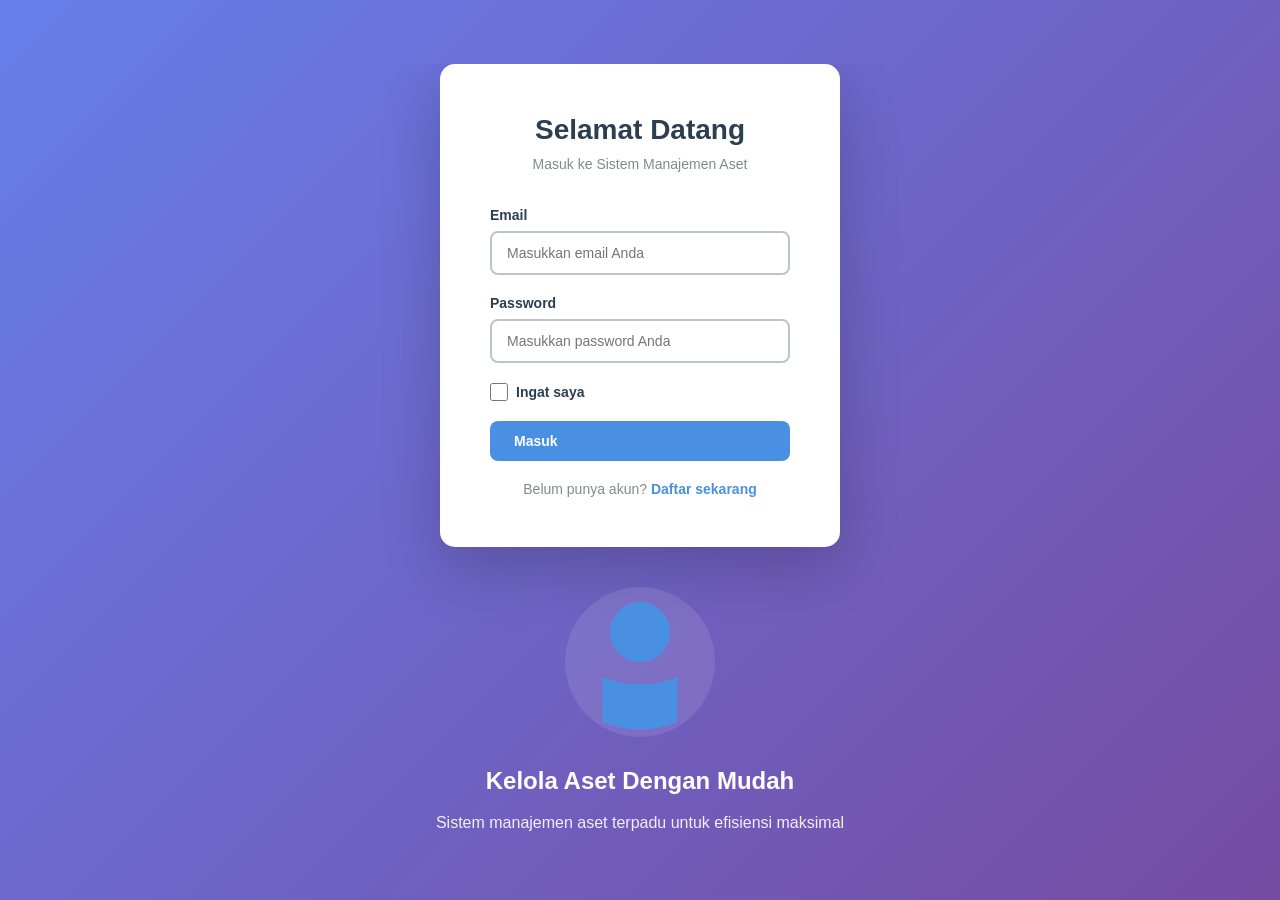
<file: index.html>
<!DOCTYPE html>
<html lang="id">
<head>
    <meta charset="UTF-8">
    <meta name="viewport" content="width=device-width, initial-scale=1.0">
    <title>Login - Sistem Manajemen Aset</title>
    <link rel="stylesheet" href="style.css">
</head>
<body>
    <div class="container">
        <div class="main-content">
            <div class="form-container login-container">
                <div class="form-header">
                    <h1>Selamat Datang</h1>
                    <p>Masuk ke Sistem Manajemen Aset</p>
                </div>

                <form id="loginForm" class="form">
                    <div class="form-group">
                        <label for="loginEmail">Email</label>
                        <input 
                            type="email" 
                            id="loginEmail" 
                            name="email" 
                            placeholder="Masukkan email Anda" 
                            required
                        >
                    </div>

                    <div class="form-group">
                        <label for="loginPassword">Password</label>
                        <input 
                            type="password" 
                            id="loginPassword" 
                            name="password" 
                            placeholder="Masukkan password Anda" 
                            required
                        >
                    </div>

                    <div class="form-group checkbox">
                        <input type="checkbox" id="rememberMe" name="rememberMe">
                        <label for="rememberMe">Ingat saya</label>
                    </div>

                    <button type="submit" class="btn btn-primary btn-login">Masuk</button>
                </form>

                <div class="form-footer">
                    <p>Belum punya akun? <a href="register.html" class="link">Daftar sekarang</a></p>
                </div>

                <div id="loginAlert" class="alert alert-danger" style="display: none;"></div>
            </div>

            <div class="illustration-container">
                <div class="illustration">
                    <div class="icon-large">
                        <svg viewBox="0 0 200 200" xmlns="http://www.w3.org/2000/svg">
                            <circle cx="100" cy="60" r="40" fill="#4a90e2"/>
                            <path d="M 50 120 Q 100 140 150 120 L 150 180 Q 100 200 50 180 Z" fill="#4a90e2"/>
                        </svg>
                    </div>
                    <h2>Kelola Aset Dengan Mudah</h2>
                    <p>Sistem manajemen aset terpadu untuk efisiensi maksimal</p>
                </div>
            </div>
        </div>
    </div>

    <script src="script.js"></script>
    <script>
        // Initialize demo data jika belum ada
        function initializeDemoData() {
            let users = JSON.parse(localStorage.getItem('users')) || [];
            
            // Jika belum ada users, buat data demo
            if (users.length === 0) {
                users = [
                    {
                        id: 1,
                        name: 'Admin User',
                        email: 'admin@example.com',
                        password: 'admin123',
                        role: 'admin',
                        createdAt: new Date().toISOString()
                    },
                    {
                        id: 2,
                        name: 'Regular User',
                        email: 'user@example.com',
                        password: 'user123',
                        role: 'user',
                        createdAt: new Date().toISOString()
                    }
                ];
                localStorage.setItem('users', JSON.stringify(users));
                console.log('Demo users created:', users);
            }

            // Initialize assets
            const assets = JSON.parse(localStorage.getItem('assets')) || [];
            if (assets.length === 0) {
                const demoAssets = [
                    {
                        id: 1,
                        name: 'Laptop Dell',
                        kategori: 'aset',
                        jumlah: 5,
                        jumlahDipinjam: 0,
                        kondisi: 'Baik',
                        lokasi: 'Ruang IT',
                        status: 'Tersedia',
                        peminjam: null,
                        tanggalPinjam: null,
                        tanggalKembali: null
                    },
                    {
                        id: 2,
                        name: 'Printer HP',
                        kategori: 'aset',
                        jumlah: 3,
                        jumlahDipinjam: 0,
                        kondisi: 'Baik',
                        lokasi: 'Ruang Administrasi',
                        status: 'Tersedia',
                        peminjam: null,
                        tanggalPinjam: null,
                        tanggalKembali: null
                    },
                    {
                        id: 3,
                        name: 'Proyektor',
                        kategori: 'aset',
                        jumlah: 2,
                        jumlahDipinjam: 0,
                        kondisi: 'Baik',
                        lokasi: 'Ruang Meeting',
                        status: 'Tersedia',
                        peminjam: null,
                        tanggalPinjam: null,
                        tanggalKembali: null
                    },
                    {
                        id: 4,
                        name: 'Sound System',
                        kategori: 'aset',
                        jumlah: 4,
                        jumlahDipinjam: 0,
                        kondisi: 'Sangat Baik',
                        lokasi: 'Gudang',
                        status: 'Tersedia',
                        peminjam: null,
                        tanggalPinjam: null,
                        tanggalKembali: null
                    },
                    {
                        id: 5,
                        name: 'Meja Kerja',
                        kategori: 'alat',
                        jumlah: 10,
                        jumlahDipinjam: 0,
                        kondisi: 'Baik',
                        lokasi: 'Ruang Kerja',
                        status: 'Tersedia',
                        peminjam: null,
                        tanggalPinjam: null,
                        tanggalKembali: null
                    },
                    {
                        id: 6,
                        name: 'Kursi Kantor',
                        kategori: 'alat',
                        jumlah: 15,
                        jumlahDipinjam: 0,
                        kondisi: 'Baik',
                        lokasi: 'Ruang Kerja',
                        status: 'Tersedia',
                        peminjam: null,
                        tanggalPinjam: null,
                        tanggalKembali: null
                    },
                    {
                        id: 7,
                        name: 'Pulpen Hitam',
                        kategori: 'atk',
                        jumlah: 50,
                        jumlahDipinjam: 0,
                        kondisi: 'Baik',
                        lokasi: 'Gudang ATK',
                        status: 'Tersedia',
                        peminjam: null,
                        tanggalPinjam: null,
                        tanggalKembali: null
                    },
                    {
                        id: 8,
                        name: 'Kertas A4',
                        kategori: 'atk',
                        jumlah: 100,
                        jumlahDipinjam: 0,
                        kondisi: 'Baik',
                        lokasi: 'Gudang ATK',
                        status: 'Tersedia',
                        peminjam: null,
                        tanggalPinjam: null,
                        tanggalKembali: null
                    },
                    {
                        id: 9,
                        name: 'Stapler',
                        kategori: 'atk',
                        jumlah: 8,
                        jumlahDipinjam: 0,
                        kondisi: 'Baik',
                        lokasi: 'Gudang ATK',
                        status: 'Tersedia',
                        peminjam: null,
                        tanggalPinjam: null,
                        tanggalKembali: null
                    }
                ];
                localStorage.setItem('assets', JSON.stringify(demoAssets));
                console.log('Demo assets created:', demoAssets);

                // Initialize borrow requests
                const demoBorrowRequests = [];
                localStorage.setItem('borrowRequests', JSON.stringify(demoBorrowRequests));
                console.log('Demo borrow requests initialized:', demoBorrowRequests);
            }
        }

        // Handle login form
        document.getElementById('loginForm').addEventListener('submit', function(e) {
            e.preventDefault();
            
            const email = document.getElementById('loginEmail').value.trim();
            const password = document.getElementById('loginPassword').value.trim();
            const alertDiv = document.getElementById('loginAlert');

            console.log('Login attempt:', { email, password });

            // Get users from localStorage
            const users = JSON.parse(localStorage.getItem('users')) || [];
            console.log('Available users:', users);
            
            const user = users.find(u => u.email === email && u.password === password);

            if (user) {
                console.log('Login successful:', user);
                // Login successful
                localStorage.setItem('currentUser', JSON.stringify(user));
                
                // Redirect berdasarkan role
                if (user.role === 'admin') {
                    window.location.href = 'dashboard-admin.html';
                } else {
                    window.location.href = 'dashboard-user.html';
                }
            } else {
                console.log('Login failed - user not found');
                // Login failed
                alertDiv.style.display = 'block';
                alertDiv.textContent = 'Email atau password salah!';
                document.getElementById('loginPassword').value = '';
            }
        });

        // Initialize on page load
        window.addEventListener('load', function() {
            console.log('Login page loaded - initializing demo data');
            initializeDemoData();

            // Check if user already logged in
            const currentUser = localStorage.getItem('currentUser');
            if (currentUser) {
                const user = JSON.parse(currentUser);
                console.log('User already logged in:', user);
                if (user.role === 'admin') {
                    window.location.href = 'dashboard-admin.html';
                } else {
                    window.location.href = 'dashboard-user.html';
                }
            }
        });

        // Debug: tampilkan data saat page load
        console.log('Index.html loaded');
    </script>
</body>
</html>
</file>
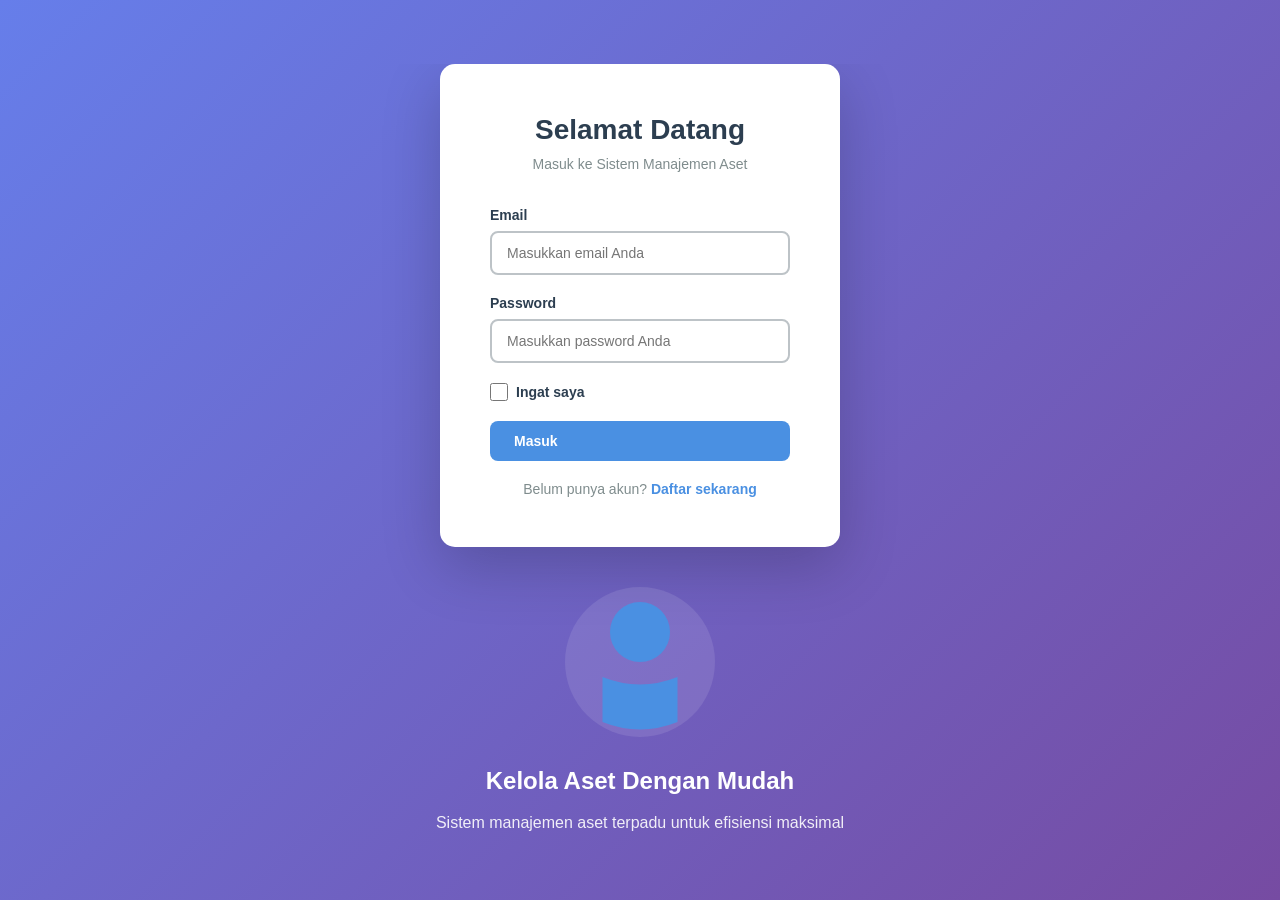
<file: dashboard-user.html>
<!DOCTYPE html>
<html lang="id">
<head>
    <meta charset="UTF-8">
    <meta name="viewport" content="width=device-width, initial-scale=1.0">
    <title>Dashboard - Sistem Manajemen Aset</title>
    <link rel="stylesheet" href="https://cdnjs.cloudflare.com/ajax/libs/font-awesome/6.0.0/css/all.min.css">
    <link rel="stylesheet" href="style.css">
</head>
<body>
    <div class="dashboard-layout">
        <!-- Sidebar -->
        <aside class="sidebar">
            <div class="sidebar-header">
                <div class="logo">
                    <span class="logo-icon">📦</span>
                    <span class="logo-text">AssetHub</span>
                </div>
            </div>

            <nav class="sidebar-nav">
                <a href="#dashboard" class="nav-item active" data-section="dashboard">
                    <span class="nav-icon">📊</span>
                    <span class="nav-text">Dashboard</span>
                </a>
                <a href="#aset" class="nav-item" data-section="aset">
                    <span class="nav-icon">💼</span>
                    <span class="nav-text">Peminjaman Aset</span>
                </a>
                <a href="#peminjaman" class="nav-item" data-section="peminjaman">
                    <span class="nav-icon">📋</span>
                    <span class="nav-text">Riwayat Peminjaman</span>
                </a>
                <a href="#profil" class="nav-item" data-section="profil">
                    <span class="nav-icon">👤</span>
                    <span class="nav-text">Profil</span>
                </a>
            </nav>

            <div class="sidebar-footer">
                <button id="logoutBtn" class="btn btn-logout">
                    <span>🚪</span> Keluar
                </button>
            </div>
        </aside>

        <!-- Main Content -->
        <main class="main-content">
            <!-- Top Bar -->
            <div class="topbar">
                <div class="topbar-left">
                    <h1 id="pageTitle">Dashboard</h1>
                </div>
                <div class="topbar-right">
                    <div class="user-info">
                        <span id="userName" class="user-name">User</span>
                        <span class="user-role">User Biasa</span>
                    </div>
                </div>
            </div>

            <!-- Content Area -->
            <div class="content-area">
                <!-- Dashboard Section -->
                <section id="dashboard-section" class="section active">
                    <div class="dashboard-cards">
                        <div class="card stat-card">
                            <div class="card-content">
                                <div class="stat-value">5</div>
                                <div class="stat-label">Total Aset</div>
                            </div>
                            <div class="stat-icon">📦</div>
                        </div>
                        <div class="card stat-card">
                            <div class="card-content">
                                <div class="stat-value" id="availableCount">5</div>
                                <div class="stat-label">Aset Tersedia</div>
                            </div>
                            <div class="stat-icon">✅</div>
                        </div>
                        <div class="card stat-card">
                            <div class="card-content">
                                <div class="stat-value" id="borrowedCount">0</div>
                                <div class="stat-label">Aset Dipinjam</div>
                            </div>
                            <div class="stat-icon">🎯</div>
                        </div>
                        <div class="card stat-card">
                            <div class="card-content">
                                <div class="stat-value" id="pendingRequests">0</div>
                                <div class="stat-label">Permintaan Pending</div>
                            </div>
                            <div class="stat-icon">⏳</div>
                        </div>
                    </div>

                    <div class="card">
                        <div class="card-header">
                            <h2>Aset Tersedia</h2>
                        </div>
                        <div class="card-body">
                            <table class="table">
                                <thead>
                                    <tr>
                                        <th>Nama Aset</th>
                                        <th>Kategori</th>
                                        <th>Jumlah Total</th>
                                        <th>Jumlah Tersedia</th>
                                        <th>Kondisi</th>
                                        <th>Lokasi</th>
                                        <th>Status</th>
                                    </tr>
                                </thead>
                                <tbody id="availableAssetsTable">
                                </tbody>
                            </table>
                        </div>
                    </div>
                </section>

                <!-- Aset Section -->
                <section id="aset-section" class="section">
                    <div class="card">
                        <div class="card-header">
                            <h2>Peminjaman Aset</h2>
                        </div>
                        <div class="card-body">
                            <div class="table-filters">
                                <input 
                                    type="text" 
                                    id="searchAsset" 
                                    class="search-input" 
                                    placeholder="Cari aset..."
                                >
                                <select id="filterKategori" class="filter-select">
                                    <option value="">Semua Kategori</option>
                                </select>
                                <select id="filterStatus" class="filter-select">
                                    <option value="">Semua Status</option>
                                    <option value="Tersedia">Tersedia</option>
                                    <option value="Dipinjam">Dipinjam</option>
                                </select>
                            </div>
                            <table class="table">
                                <thead>
                                    <tr>
                                        <th>Nama Aset</th>
                                        <th>Kategori</th>
                                        <th>Jumlah Total</th>
                                        <th>Jumlah Tersedia</th>
                                        <th>Kondisi</th>
                                        <th>Lokasi</th>
                                        <th>Status</th>
                                        <th>Aksi</th>
                                    </tr>
                                </thead>
                                <tbody id="allAssetsTable">
                                </tbody>
                            </table>
                        </div>
                    </div>
                </section>

                <!-- Peminjaman Section -->
                <section id="peminjaman-section" class="section">
                    <div class="card">
                        <div class="card-header">
                            <h2>Riwayat Peminjaman</h2>
                        </div>
                        <div class="card-body">
                            <table class="table">
                                <thead>
                                    <tr>
                                        <th>Nama Aset</th>
                                        <th>Jumlah</th>
                                        <th>Tanggal Pinjam</th>
                                        <th>Tanggal Kembali</th>
                                        <th>Status</th>
                                        <th>Aksi</th>
                                    </tr>
                                </thead>
                                <tbody id="borrowTable">
                                </tbody>
                            </table>
                        </div>
                    </div>
                </section>

                <!-- Profil Section -->
                <section id="profil-section" class="section">
                    <div class="card">
                        <div class="card-header">
                            <h2>Profil Saya</h2>
                            <button class="btn btn-primary" onclick="enableProfileEdit()">Edit Profil</button>
                        </div>
                        <div class="card-body">
                            <form id="profileForm" class="profile-form">
                                <div class="form-group">
                                    <label for="profileName">Nama Lengkap</label>
                                    <input type="text" id="profileName" class="form-control" readonly>
                                </div>
                                <div class="form-group">
                                    <label for="profileEmail">Email</label>
                                    <input type="email" id="profileEmail" class="form-control" readonly>
                                </div>
                                <!-- <div class="form-group">
                                    <label for="profileRole">Role</label>
                                    <input type="text" id="profileRole" class="form-control" readonly>
                                </div> -->
                                <div class="form-group">
                                    <label for="profileJoinDate">Tanggal Bergabung</label>
                                    <input type="text" id="profileJoinDate" class="form-control" readonly>
                                </div>
                                <div id="profileButtons" style="display: none; margin-top: 20px;">
                                    <button type="button" class="btn btn-success" onclick="saveProfile()">Simpan</button>
                                    <button type="button" class="btn btn-secondary" onclick="cancelProfileEdit()">Batal</button>
                                </div>
                            </form>
                        </div>
                    </div>
                </section>
            </div>
        </main>
    </div>

    <!-- Modal Peminjaman -->
    <div id="borrowModal" class="modal">
        <div class="modal-content">
            <span class="modal-close">&times;</span>
            <h2>Pinjam Aset</h2>
            <form id="borrowForm">
                <input type="hidden" id="borrowAssetId">
                <div class="form-group">
                    <label for="borrowAssetName">Nama Aset</label>
                    <input type="text" id="borrowAssetName" class="form-control" readonly>
                </div>
                <div class="form-group">
                    <label for="borrowAvailableCount">Jumlah Tersedia</label>
                    <input type="text" id="borrowAvailableCount" class="form-control" readonly>
                </div>
                <div class="form-group">
                    <label for="borrowQuantity">Jumlah yang Dipinjam</label>
                    <input type="number" id="borrowQuantity" class="form-control" min="1" required>
                </div>
                <div class="form-group">
                    <label for="borrowReturnDate">Tanggal Pengembalian</label>
                    <input type="date" id="borrowReturnDate" class="form-control" required>
                </div>
                <div class="form-group">
                    <label for="borrowNotes">Catatan</label>
                    <textarea id="borrowNotes" class="form-control" rows="4" placeholder="Catatan peminjaman..."></textarea>
                </div>
                <div class="modal-buttons">
                    <button type="submit" class="btn btn-primary">Pinjam</button>
                    <button type="button" class="btn btn-secondary" onclick="closeBorrowModal()">Batal</button>
                </div>
            </form>
        </div>
    </div>

    <!-- Modal Bon ATK -->
    <div id="bonModal" class="modal">
        <div class="modal-content">
            <span class="modal-close">&times;</span>
            <h2>Bon ATK</h2>
            <form id="bonForm">
                <input type="hidden" id="bonAssetId">
                <div class="form-group">
                    <label for="bonAssetName">Nama ATK</label>
                    <input type="text" id="bonAssetName" class="form-control" readonly>
                </div>
                <div class="form-group">
                    <label for="bonAvailableCount">Jumlah Tersedia</label>
                    <input type="text" id="bonAvailableCount" class="form-control" readonly>
                </div>
                <div class="form-group">
                    <label for="bonQuantity">Jumlah yang Dibon</label>
                    <input type="number" id="bonQuantity" class="form-control" min="1" required>
                </div>
                <div class="form-group">
                    <label for="bonNotes">Catatan</label>
                    <textarea id="bonNotes" class="form-control" rows="4" placeholder="Catatan bon ATK..."></textarea>
                </div>
                <div class="modal-buttons">
                    <button type="submit" class="btn btn-warning">Bon</button>
                    <button type="button" class="btn btn-secondary" onclick="closeBonModal()">Batal</button>
                </div>
            </form>
        </div>
    </div>

    <script src="script.js"></script>
    <script>
        // Check if user is logged in
        function checkAuth() {
            const currentUser = localStorage.getItem('currentUser');
            if (!currentUser) {
                window.location.href = 'index.html';
                return;
            }
            const user = JSON.parse(currentUser);
            if (user.role !== 'user') {
                window.location.href = 'dashboard-admin.html';
            }
            return user;
        }

        const currentUser = checkAuth();

        // Initialize page
        document.addEventListener('DOMContentLoaded', function() {
            document.getElementById('userName').textContent = currentUser.name;
            loadAssets();
            loadUserBorrows(); // Load borrow requests on page load
            setupNavigation();
            setupLogout();
            setupBorrowModal();
            setupBonModal();
            updateStats();
        });

        // Setup Navigation
        function setupNavigation() {
            const navItems = document.querySelectorAll('.nav-item');
            navItems.forEach(item => {
                item.addEventListener('click', function(e) {
                    e.preventDefault();
                    const section = this.dataset.section;
                    
                    // Remove active class
                    navItems.forEach(nav => nav.classList.remove('active'));
                    document.querySelectorAll('.section').forEach(sec => sec.classList.remove('active'));
                    
                    // Add active class
                    this.classList.add('active');
                    document.getElementById(section + '-section').classList.add('active');
                    
                    // Update page title
                    const titles = {
                        'dashboard': 'Dashboard',
                        'aset': 'Peminjaman Aset',
                        'peminjaman': 'Riwayat Peminjaman',
                        'profil': 'Profil Saya'
                    };
                    document.getElementById('pageTitle').textContent = titles[section] || 'Dashboard';

                    if (section === 'aset') {
                        loadAllAssets();
                    } else if (section === 'peminjaman') {
                        loadUserBorrows();
                    } else if (section === 'profil') {
                        loadProfileData();
                    }
                });
            });
        }

        // Load Assets
        function loadAssets() {
            const assets = JSON.parse(localStorage.getItem('assets')) || [];
            const availableAssets = assets.filter(a => a.status === 'Tersedia');
            
            let html = '';
            availableAssets.forEach(asset => {
                const jumlahTotal = asset.jumlah || 1;
                const jumlahDipinjam = asset.jumlahDipinjam || 0;
                const jumlahTersedia = jumlahTotal - jumlahDipinjam;
                
                html += `
                    <tr>
                        <td><strong>${asset.name}</strong></td>
                        <td>${asset.kategori}</td>
                        <td><span class="badge badge-info">${jumlahTotal}</span></td>
                        <td><span class="badge ${jumlahTersedia > 0 ? 'badge-success' : 'badge-danger'}">${jumlahTersedia}</span></td>
                        <td><span class="badge badge-success">${asset.kondisi}</span></td>
                        <td>${asset.lokasi}</td>
                        <td><span class="badge badge-info">${asset.status}</span></td>
                    </tr>
                `;
            });
            document.getElementById('availableAssetsTable').innerHTML = html;
        }

        // Load All Assets
        function loadAllAssets() {
            const assets = JSON.parse(localStorage.getItem('assets')) || [];
            const searchTerm = document.getElementById('searchAsset').value.toLowerCase();
            const kategoriFilter = document.getElementById('filterKategori').value;
            const statusFilter = document.getElementById('filterStatus').value;
            
            // Populate kategori filter
            const kategoris = [...new Set(assets.map(a => a.kategori))];
            const filterKategori = document.getElementById('filterKategori');
            if (filterKategori.children.length === 1) {
                kategoris.forEach(k => {
                    const option = document.createElement('option');
                    option.value = k;
                    option.textContent = k;
                    filterKategori.appendChild(option);
                });
            }
            
            let filtered = assets.filter(a => {
                const matchSearch = a.name.toLowerCase().includes(searchTerm) || 
                                  a.kategori.toLowerCase().includes(searchTerm);
                const matchKategori = !kategoriFilter || a.kategori === kategoriFilter;
                const matchStatus = !statusFilter || a.status === statusFilter;
                return matchSearch && matchKategori && matchStatus;
            });
            
            let html = '';
            filtered.forEach(asset => {
                const badgeClass = asset.status === 'Tersedia' ? 'badge-success' : 'badge-danger';
                const jumlahTotal = asset.jumlah || 1;
                const jumlahDipinjam = asset.jumlahDipinjam || 0;
                const jumlahTersedia = jumlahTotal - jumlahDipinjam;
                
                html += `
                    <tr>
                        <td><strong>${asset.name}</strong></td>
                        <td>${asset.kategori}</td>
                        <td><span class="badge badge-info">${jumlahTotal}</span></td>
                        <td><span class="badge ${jumlahTersedia > 0 ? 'badge-success' : 'badge-danger'}">${jumlahTersedia}</span></td>
                        <td><span class="badge badge-success">${asset.kondisi}</span></td>
                        <td>${asset.lokasi}</td>
                        <td><span class="badge ${badgeClass}">${asset.status}</span></td>
                        <td>
                            ${jumlahTersedia > 0 ? 
                                (asset.kategori === 'atk' ? 
                                    `<button class="btn btn-sm btn-warning" onclick="openBonModal(${asset.id}, '${asset.name}')">Bon</button>` :
                                    `<button class="btn btn-sm btn-primary" onclick="openBorrowModal(${asset.id}, '${asset.name}')">Pinjam</button>`
                                ) :
                                `<button class="btn btn-sm btn-secondary" disabled>Tidak Tersedia</button>`
                            }
                        </td>
                    </tr>
                `;
            });
            
            // Setup live search
            document.getElementById('searchAsset').removeEventListener('keyup', loadAllAssets);
            document.getElementById('searchAsset').addEventListener('keyup', loadAllAssets);
            document.getElementById('filterKategori').removeEventListener('change', loadAllAssets);
            document.getElementById('filterKategori').addEventListener('change', loadAllAssets);
            document.getElementById('filterStatus').removeEventListener('change', loadAllAssets);
            document.getElementById('filterStatus').addEventListener('change', loadAllAssets);
            
            document.getElementById('allAssetsTable').innerHTML = html;
        }

        // Load User Borrows
        function loadUserBorrows() {
            const borrowRequests = JSON.parse(localStorage.getItem('borrowRequests')) || [];
            const userRequests = borrowRequests.filter(r => r.peminjam === currentUser.email);
            
            // Sort by date, pending first
            userRequests.sort((a, b) => {
                if (a.status === 'Pending' && b.status !== 'Pending') return -1;
                if (a.status !== 'Pending' && b.status === 'Pending') return 1;
                return new Date(b.createdAt) - new Date(a.createdAt);
            });
            
            let html = '';
            if (userRequests.length === 0) {
                html = '<tr><td colspan="7" class="text-center">Anda belum mengajukan peminjaman apapun</td></tr>';
            } else {
                userRequests.forEach(request => {
                    const tanggalPinjam = new Date(request.tanggalPinjam).toLocaleDateString('id-ID');
                    const tanggalKembali = new Date(request.tanggalKembali).toLocaleDateString('id-ID');
                    
                    let statusBadge = '';
                    let actionButton = '';
                    
                    if (request.status === 'Pending') {
                        statusBadge = '<span class="badge badge-warning" style="font-weight: bold; font-size: 1.1em;">⏳ MENUNGGU PERSETUJUAN</span>';
                        actionButton = '<button class="btn btn-sm btn-danger" onclick="cancelBorrowRequest(' + request.id + ')">Batalkan</button>';
                    } else if (request.status === 'Disetujui') {
                        statusBadge = '<span class="badge badge-success">Disetujui</span>';
                        actionButton = '<button class="btn btn-sm btn-success" onclick="returnAsset(' + request.assetId + ')">Kembalikan</button>';
                    } else if (request.status === 'Ditolak') {
                        statusBadge = '<span class="badge badge-danger">Ditolak</span>';
                        actionButton = '<button class="btn btn-sm btn-secondary" disabled>Ditolak</button>';
                    }
                    
                    html += `
                        <tr>
                            <td><strong>${request.assetName}</strong></td>
                            <td>${request.quantity} unit</td>
                            <td>${tanggalPinjam}</td>
                            <td>${tanggalKembali}</td>
                            <td>${statusBadge}</td>
                            <td>
                                ${actionButton}
                                <button class="btn btn-sm btn-info" onclick="printBorrowRequest(${request.id})" style="margin-left: 5px;">
                                    <i class="fas fa-print"></i> Cetak
                                </button>
                            </td>
                        </tr>
                    `;
                });
            }
            document.getElementById('borrowTable').innerHTML = html;
        }

        // Load Profile Data
        function loadProfileData() {
            document.getElementById('profileName').value = currentUser.name;
            document.getElementById('profileEmail').value = currentUser.email;
            document.getElementById('profileRole').value = currentUser.role === 'user' ? 'User Biasa' : 'Admin';
            const joinDate = new Date(currentUser.createdAt).toLocaleDateString('id-ID');
            document.getElementById('profileJoinDate').value = joinDate;
        }

        // Setup Borrow Modal
        function setupBorrowModal() {
            const modal = document.getElementById('borrowModal');
            const closeBtn = document.querySelector('.modal-close');
            
            closeBtn.addEventListener('click', closeBorrowModal);
            window.addEventListener('click', function(e) {
                if (e.target === modal) {
                    closeBorrowModal();
                }
            });

            document.getElementById('borrowForm').addEventListener('submit', function(e) {
                e.preventDefault();
                const assetId = parseInt(document.getElementById('borrowAssetId').value);
                const quantity = parseInt(document.getElementById('borrowQuantity').value) || 1;
                const returnDate = document.getElementById('borrowReturnDate').value;
                const notes = document.getElementById('borrowNotes').value;
                
                if (!returnDate) {
                    alert('Silakan pilih tanggal pengembalian');
                    return;
                }

                if (quantity <= 0) {
                    alert('Jumlah yang dipinjam harus lebih dari 0');
                    return;
                }

                const assets = JSON.parse(localStorage.getItem('assets')) || [];
                const asset = assets.find(a => a.id === assetId);
                
                if (asset) {
                    const jumlahTotal = asset.jumlah || 1;
                    const jumlahDipinjam = asset.jumlahDipinjam || 0;
                    const jumlahTersedia = jumlahTotal - jumlahDipinjam;
                    
                    if (quantity > jumlahTersedia) {
                        alert(`Jumlah yang diminta (${quantity}) melebihi jumlah tersedia (${jumlahTersedia})`);
                        return;
                    }

                    // Create borrow request instead of direct borrowing
                    const borrowRequests = JSON.parse(localStorage.getItem('borrowRequests')) || [];
                    const newRequest = {
                        id: Date.now(),
                        assetId: assetId,
                        assetName: asset.name,
                        peminjam: currentUser.email,
                        peminjamName: currentUser.name,
                        quantity: quantity,
                        tanggalPinjam: new Date().toISOString(),
                        tanggalKembali: new Date(returnDate).toISOString(),
                        notes: notes,
                        status: 'Pending', // Pending, Disetujui, Ditolak
                        createdAt: new Date().toISOString()
                    };
                    
                    borrowRequests.push(newRequest);
                    localStorage.setItem('borrowRequests', JSON.stringify(borrowRequests));
                    
                    closeBorrowModal();
                    loadAssets();
                    loadAllAssets();
                    loadUserBorrows(); // Load borrow requests
                    updateStats();
                    alert(`Permintaan peminjaman untuk "${asset.name}" telah dikirim!\n\nStatus: MENUNGGU PERSETUJUAN ADMIN\n\nAda akan menerima notifikasi ketika admin menyetujui atau menolak permintaan Anda.`);
                }
            });
        }

        // Setup Bon Modal
        function setupBonModal() {
            const modal = document.getElementById('bonModal');
            const closeBtn = modal.querySelector('.modal-close');
            
            closeBtn.addEventListener('click', closeBonModal);
            window.addEventListener('click', function(e) {
                if (e.target === modal) {
                    closeBonModal();
                }
            });

            document.getElementById('bonForm').addEventListener('submit', function(e) {
                e.preventDefault();
                const assetId = parseInt(document.getElementById('bonAssetId').value);
                const quantity = parseInt(document.getElementById('bonQuantity').value) || 1;
                const notes = document.getElementById('bonNotes').value;
                
                if (quantity <= 0) {
                    alert('Jumlah yang dibon harus lebih dari 0');
                    return;
                }

                const assets = JSON.parse(localStorage.getItem('assets')) || [];
                const asset = assets.find(a => a.id === assetId);
                
                if (asset) {
                    const jumlahTotal = asset.jumlah || 1;
                    const jumlahDipinjam = asset.jumlahDipinjam || 0;
                    const jumlahTersedia = jumlahTotal - jumlahDipinjam;
                    
                    if (quantity > jumlahTersedia) {
                        alert(`Jumlah yang diminta (${quantity}) melebihi jumlah tersedia (${jumlahTersedia})`);
                        return;
                    }

                    // Create bon request; semua peminjaman dari user harus mendapat persetujuan admin
                    const borrowRequests = JSON.parse(localStorage.getItem('borrowRequests')) || [];
                    const newRequest = {
                        id: Date.now(),
                        assetId: assetId,
                        assetName: asset.name,
                        peminjam: currentUser.email,
                        peminjamName: currentUser.name,
                        quantity: quantity,
                        tanggalPinjam: new Date().toISOString(),
                        tanggalKembali: null,
                        notes: notes,
                        status: 'Pending',
                        createdAt: new Date().toISOString()
                    };
                    
                    borrowRequests.push(newRequest);
                    
                    localStorage.setItem('borrowRequests', JSON.stringify(borrowRequests));
                    
                    closeBonModal();
                    loadAssets();
                    loadAllAssets();
                    loadUserBorrows();
                    updateStats();
                    alert(`Permintaan bon ATK untuk "${asset.name}" telah dikirim.\n\nMenunggu persetujuan admin.`);
                }
            });
        }

        function openBorrowModal(assetId, assetName) {
            const assets = JSON.parse(localStorage.getItem('assets')) || [];
            const asset = assets.find(a => a.id === assetId);
            
            if (asset) {
                const jumlahTotal = asset.jumlah || 1;
                const jumlahDipinjam = asset.jumlahDipinjam || 0;
                const jumlahTersedia = jumlahTotal - jumlahDipinjam;
                
                document.getElementById('borrowAssetId').value = assetId;
                document.getElementById('borrowAssetName').value = assetName;
                document.getElementById('borrowAvailableCount').value = jumlahTersedia;
                document.getElementById('borrowQuantity').value = '1';
                document.getElementById('borrowQuantity').max = jumlahTersedia;
                document.getElementById('borrowReturnDate').value = '';
                document.getElementById('borrowNotes').value = '';
                document.getElementById('borrowModal').style.display = 'block';
            }
        }

        function openBonModal(assetId, assetName) {
            const assets = JSON.parse(localStorage.getItem('assets')) || [];
            const asset = assets.find(a => a.id === assetId);
            
            if (asset) {
                const jumlahTotal = asset.jumlah || 1;
                const jumlahDipinjam = asset.jumlahDipinjam || 0;
                const jumlahTersedia = jumlahTotal - jumlahDipinjam;
                
                document.getElementById('bonAssetId').value = assetId;
                document.getElementById('bonAssetName').value = assetName;
                document.getElementById('bonAvailableCount').value = jumlahTersedia;
                document.getElementById('bonQuantity').value = '1';
                document.getElementById('bonQuantity').max = jumlahTersedia;
                document.getElementById('bonNotes').value = '';
                document.getElementById('bonModal').style.display = 'block';
            }
        }

        function closeBorrowModal() {
            document.getElementById('borrowModal').style.display = 'none';
        }

        function closeBonModal() {
            document.getElementById('bonModal').style.display = 'none';
        }

        // Return Asset
        function cancelBorrowRequest(requestId) {
            if (confirm('Apakah Anda yakin ingin membatalkan permintaan peminjaman ini?')) {
                const borrowRequests = JSON.parse(localStorage.getItem('borrowRequests')) || [];
                const updatedRequests = borrowRequests.filter(r => r.id !== requestId);
                localStorage.setItem('borrowRequests', JSON.stringify(updatedRequests));
                
                loadUserBorrows();
                updateStats();
                alert('Permintaan peminjaman telah dibatalkan.');
            }
        }

        // Return Asset (for approved requests)
        function returnAsset(assetId) {
            if (confirm('Apakah Anda yakin ingin mengembalikan aset ini?')) {
                const assets = JSON.parse(localStorage.getItem('assets')) || [];
                const asset = assets.find(a => a.id === assetId);
                
                if (asset) {
                    const jumlahPinjam = asset.jumlahPinjam || 1;
                    asset.jumlahDipinjam = Math.max(0, (asset.jumlahDipinjam || 0) - jumlahPinjam);
                    asset.jumlahPinjam = 0;
                    
                    // Update status berdasarkan jumlah tersedia
                    const jumlahTotal = asset.jumlah || 1;
                    const sisaTersedia = jumlahTotal - asset.jumlahDipinjam;
                    
                    if (asset.jumlahDipinjam === 0) {
                        asset.peminjam = null;
                        asset.tanggalPinjam = null;
                        asset.tanggalKembali = null;
                    }
                    
                    asset.status = sisaTersedia > 0 ? 'Tersedia' : (asset.jumlahDipinjam > 0 ? 'Dipinjam' : 'Tersedia');
                    
                    // Remove approved borrow request
                    const borrowRequests = JSON.parse(localStorage.getItem('borrowRequests')) || [];
                    const updatedRequests = borrowRequests.filter(r => !(r.assetId === assetId && r.peminjam === currentUser.email && r.status === 'Disetujui'));
                    localStorage.setItem('borrowRequests', JSON.stringify(updatedRequests));
                    
                    localStorage.setItem('assets', JSON.stringify(assets));
                    
                    loadUserBorrows();
                    loadAssets();
                    loadAllAssets();
                    updateStats();
                    alert(`Aset berhasil dikembalikan! (${jumlahPinjam} unit)`);
                }
            }
        }

        // Print Borrow Request
        function printBorrowRequest(requestId) {
            const borrowRequests = JSON.parse(localStorage.getItem('borrowRequests')) || [];
            const request = borrowRequests.find(r => r.id === requestId);

            if (!request) {
                alert('Data peminjaman tidak ditemukan');
                return;
            }

            const users = JSON.parse(localStorage.getItem('users')) || [];
            const user = users.find(u => u.email === request.peminjam);
            const peminjam = user ? user.name : request.peminjam;

            const assets = JSON.parse(localStorage.getItem('assets')) || [];
            const asset = assets.find(a => a.id === request.assetId);
            const kategori = asset ? asset.kategori : 'Unknown';

            const tanggalPinjam = new Date(request.tanggalPinjam).toLocaleDateString('id-ID');
            const tanggalKembali = request.tanggalKembali ? new Date(request.tanggalKembali).toLocaleDateString('id-ID') : '-';

            // Create print window
            const printWindow = window.open('', '_blank', 'width=800,height=600');
            const printContent = `
                <!DOCTYPE html>
                <html>
                <head>
                    <title>Bukti Peminjaman - ${request.assetName}</title>
                    <style>
                        body {
                            font-family: Arial, sans-serif;
                            margin: 20px;
                            line-height: 1.6;
                        }
                        .header {
                            text-align: center;
                            margin-bottom: 30px;
                            border-bottom: 2px solid #333;
                            padding-bottom: 20px;
                        }
                        .header h1 {
                            margin: 0;
                            font-size: 24px;
                            color: #333;
                        }
                        .header h2 {
                            margin: 5px 0 0 0;
                            font-size: 18px;
                            color: #666;
                        }
                        .content {
                            margin: 20px 0;
                        }
                        .info-table {
                            width: 100%;
                            border-collapse: collapse;
                            margin: 20px 0;
                        }
                        .info-table td {
                            padding: 8px 12px;
                            border: 1px solid #ddd;
                        }
                        .info-table .label {
                            font-weight: bold;
                            background-color: #f5f5f5;
                            width: 200px;
                        }
                        .signature-section {
                            margin-top: 50px;
                            display: flex;
                            justify-content: space-between;
                        }
                        .signature-box {
                            width: 45%;
                            text-align: center;
                        }
                        .signature-line {
                            border-top: 1px solid #333;
                            margin-top: 50px;
                            padding-top: 10px;
                        }
                        @media print {
                            body { margin: 0; }
                        }
                    </style>
                </head>
                <body>
                    <div class="header">
                        <h1>FAKULTAS ILMU SOSIAL DAN POLITIK</h1>
                        <h2>Bukti Peminjaman Aset</h2>
                    </div>

                    <div class="content">
                        <table class="info-table">
                            <tr>
                                <td class="label">Nama Peminjam:</td>
                                <td>${peminjam}</td>
                            </tr>
                            <tr>
                                <td class="label">Email:</td>
                                <td>${request.peminjam}</td>
                            </tr>
                            <tr>
                                <td class="label">Nama Aset:</td>
                                <td>${request.assetName}</td>
                            </tr>
                            <tr>
                                <td class="label">Kategori:</td>
                                <td>${kategori}</td>
                            </tr>
                            <tr>
                                <td class="label">Jumlah:</td>
                                <td>${request.quantity} unit</td>
                            </tr>
                            <tr>
                                <td class="label">Tanggal Pinjam:</td>
                                <td>${tanggalPinjam}</td>
                            </tr>
                            <tr>
                                <td class="label">Tanggal Kembali:</td>
                                <td>${tanggalKembali}</td>
                            </tr>
                            <tr>
                                <td class="label">Status:</td>
                                <td>${request.status}</td>
                            </tr>
                            ${request.notes ? `
                            <tr>
                                <td class="label">Catatan:</td>
                                <td>${request.notes}</td>
                            </tr>
                            ` : ''}
                        </table>
                    </div>

                    <div class="signature-section">
                        <div class="signature-box">
                            <div class="signature-line">
                                Peminjam<br>
                                ${peminjam}
                            </div>
                        </div>
                        <div class="signature-box">
                            <div class="signature-line">
                                Petugas/Admin<br>
                            </div>
                        </div>
                    </div>
                </body>
                </html>
            `;

            printWindow.document.write(printContent);
            printWindow.document.close();

            // Wait for content to load before printing
            printWindow.onload = function() {
                printWindow.print();
            };
        }

        // Update Statistics
        function updateStats() {
            const assets = JSON.parse(localStorage.getItem('assets')) || [];
            const borrowRequests = JSON.parse(localStorage.getItem('borrowRequests')) || [];
            
            // Hitung total aset tersedia berdasarkan quantity
            let totalAvailable = 0;
            assets.forEach(asset => {
                const jumlahTotal = asset.jumlah || 1;
                const jumlahDipinjam = asset.jumlahDipinjam || 0;
                const jumlahTersedia = jumlahTotal - jumlahDipinjam;
                if (jumlahTersedia > 0) {
                    totalAvailable++;
                }
            });
            
            // Hitung aset yang sedang dipinjam user (berdasarkan approved requests)
            const userApprovedBorrows = borrowRequests.filter(r => r.peminjam === currentUser.email && r.status === 'Disetujui');
            const userPendingRequests = borrowRequests.filter(r => r.peminjam === currentUser.email && r.status === 'Pending');
            
            document.getElementById('availableCount').textContent = totalAvailable;
            document.getElementById('borrowedCount').textContent = userApprovedBorrows.length;
            
            // Update pending requests count
            const pendingElement = document.getElementById('pendingRequests');
            if (pendingElement) {
                pendingElement.textContent = userPendingRequests.length;
            }
        }

        // Setup Logout
        function setupLogout() {
            document.getElementById('logoutBtn').addEventListener('click', function() {
                if (confirm('Apakah Anda yakin ingin keluar?')) {
                    localStorage.removeItem('currentUser');
                    window.location.href = 'index.html';
                }
            });
        }

        // Profile Edit Functions
        function enableProfileEdit() {
            const inputs = ['profileName', 'profileEmail'];
            inputs.forEach(id => {
                document.getElementById(id).readOnly = false;
                document.getElementById(id).classList.add('editable');
            });
            document.getElementById('profileButtons').style.display = 'block';
        }

        function saveProfile() {
            const name = document.getElementById('profileName').value.trim();
            const email = document.getElementById('profileEmail').value.trim();

            if (!name || !email) {
                alert('Nama dan email tidak boleh kosong!');
                return;
            }

            if (!isValidEmail(email)) {
                alert('Format email tidak valid!');
                return;
            }

            const users = JSON.parse(localStorage.getItem('users')) || [];
            const currentUser = JSON.parse(localStorage.getItem('currentUser'));
            const userIndex = users.findIndex(u => u.id === currentUser.id);

            if (userIndex !== -1) {
                // Check if email is already used by another user
                const emailExists = users.some(u => u.email === email && u.id !== currentUser.id);
                if (emailExists) {
                    alert('Email sudah digunakan oleh pengguna lain!');
                    return;
                }

                users[userIndex].name = name;
                users[userIndex].email = email;
                localStorage.setItem('users', JSON.stringify(users));

                // Update current user session
                currentUser.name = name;
                currentUser.email = email;
                localStorage.setItem('currentUser', JSON.stringify(currentUser));

                // Disable editing
                cancelProfileEdit();

                alert('Profil berhasil diperbarui!');
                loadProfileData(); // Reload profile data
            }
        }

        function cancelProfileEdit() {
            const inputs = ['profileName', 'profileEmail'];
            inputs.forEach(id => {
                document.getElementById(id).readOnly = true;
                document.getElementById(id).classList.remove('editable');
            });
            document.getElementById('profileButtons').style.display = 'none';
            loadProfileData(); // Reset to original values
        }

        // Email validation helper
        function isValidEmail(email) {
            const emailRegex = /^[^\s@]+@[^\s@]+\.[^\s@]+$/;
            return emailRegex.test(email);
        }
    </script>
</body>
</html>
</file>
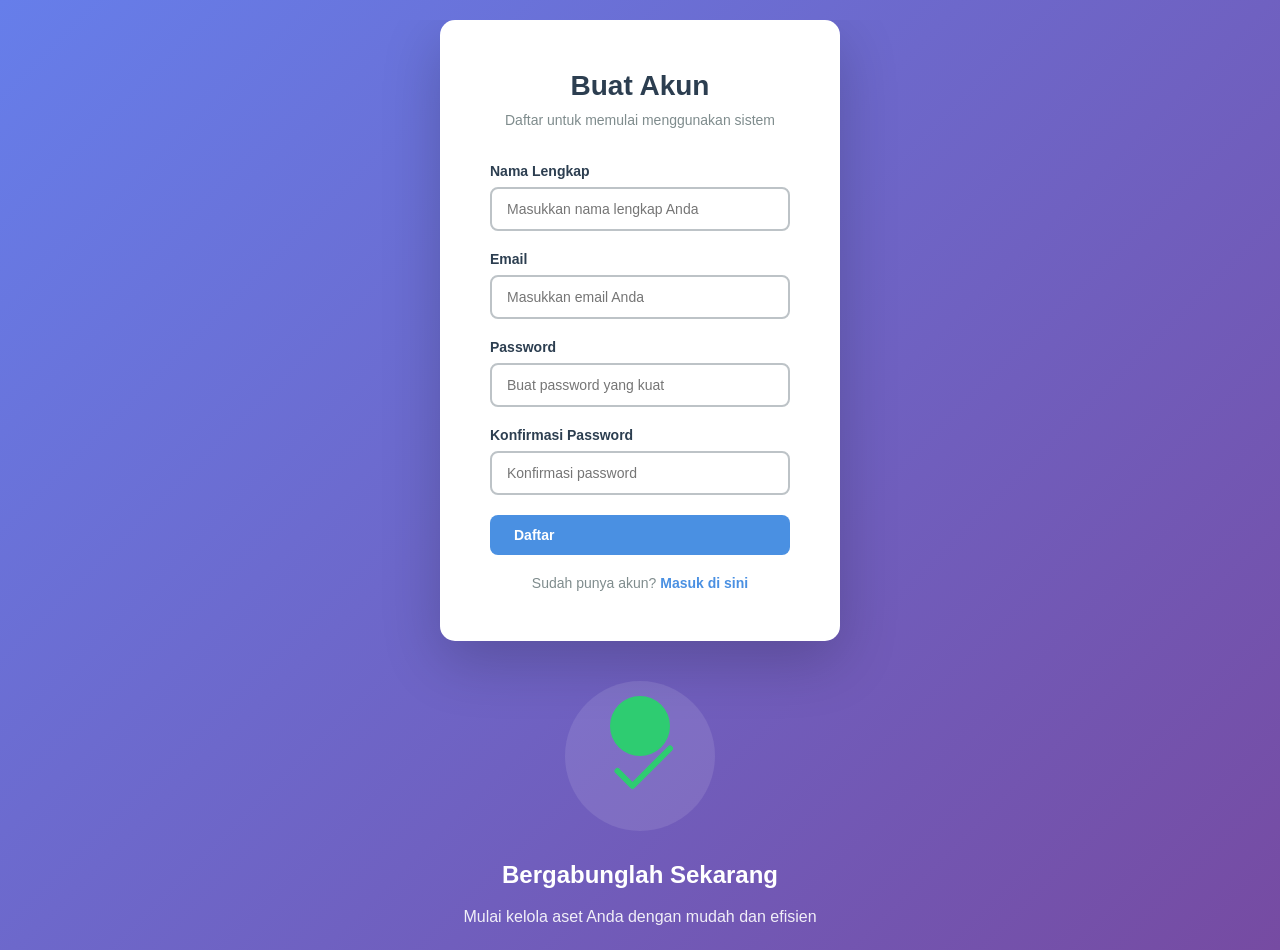
<file: register.html>
<!DOCTYPE html>
<html lang="id">
<head>
    <meta charset="UTF-8">
    <meta name="viewport" content="width=device-width, initial-scale=1.0">
    <title>Daftar - Sistem Manajemen Aset</title>
    <link rel="stylesheet" href="style.css">
</head>
<body>
    <div class="container">
        <div class="main-content">
            <div class="form-container register-container">
                <div class="form-header">
                    <h1>Buat Akun</h1>
                    <p>Daftar untuk memulai menggunakan sistem</p>
                </div>

                <form id="registerForm" class="form">
                    <div class="form-group">
                        <label for="registerName">Nama Lengkap</label>
                        <input 
                            type="text" 
                            id="registerName" 
                            name="name" 
                            placeholder="Masukkan nama lengkap Anda" 
                            required
                        >
                    </div>

                    <div class="form-group">
                        <label for="registerEmail">Email</label>
                        <input 
                            type="email" 
                            id="registerEmail" 
                            name="email" 
                            placeholder="Masukkan email Anda" 
                            required
                        >
                    </div>

                    <div class="form-group">
                        <label for="registerPassword">Password</label>
                        <input 
                            type="password" 
                            id="registerPassword" 
                            name="password" 
                            placeholder="Buat password yang kuat" 
                            required
                        >
                    </div>

                    <div class="form-group">
                        <label for="registerConfirmPassword">Konfirmasi Password</label>
                        <input 
                            type="password" 
                            id="registerConfirmPassword" 
                            name="confirmPassword" 
                            placeholder="Konfirmasi password" 
                            required
                        >
                    </div>

                    <button type="submit" class="btn btn-primary btn-register">Daftar</button>
                </form>

                <div class="form-footer">
                    <p>Sudah punya akun? <a href="index.html" class="link">Masuk di sini</a></p>
                </div>

                <div id="registerAlert" class="alert alert-danger" style="display: none;"></div>
                <div id="registerSuccess" class="alert alert-success" style="display: none;"></div>
            </div>

            <div class="illustration-container">
                <div class="illustration">
                    <div class="icon-large">
                        <svg viewBox="0 0 200 200" xmlns="http://www.w3.org/2000/svg">
                            <circle cx="100" cy="60" r="40" fill="#2ecc71"/>
                            <path d="M 70 120 L 90 140 L 140 90" stroke="#2ecc71" stroke-width="8" fill="none" stroke-linecap="round" stroke-linejoin="round"/>
                        </svg>
                    </div>
                    <h2>Bergabunglah Sekarang</h2>
                    <p>Mulai kelola aset Anda dengan mudah dan efisien</p>
                </div>
            </div>
        </div>
    </div>

    <script src="script.js"></script>
    <script>
        // Handle register form
        document.getElementById('registerForm').addEventListener('submit', function(e) {
            e.preventDefault();
            
            const name = document.getElementById('registerName').value;
            const email = document.getElementById('registerEmail').value;
            const password = document.getElementById('registerPassword').value;
            const confirmPassword = document.getElementById('registerConfirmPassword').value;
            const role = document.getElementById('registerRole').value;
            
            const alertDiv = document.getElementById('registerAlert');
            const successDiv = document.getElementById('registerSuccess');

            // Validation
            if (password !== confirmPassword) {
                alertDiv.style.display = 'block';
                alertDiv.textContent = 'Password tidak cocok!';
                return;
            }

            if (password.length < 6) {
                alertDiv.style.display = 'block';
                alertDiv.textContent = 'Password minimal 6 karakter!';
                return;
            }

            // Get users from localStorage
            const users = JSON.parse(localStorage.getItem('users')) || [];
            
            // Check if email already exists
            if (users.find(u => u.email === email)) {
                alertDiv.style.display = 'block';
                alertDiv.textContent = 'Email sudah terdaftar!';
                return;
            }

            // Add new user
            const newUser = {
                id: Date.now(),
                name: name,
                email: email,
                password: password,
                role: role,
                createdAt: new Date().toISOString()
            };

            users.push(newUser);
            localStorage.setItem('users', JSON.stringify(users));

            // Show success message
            alertDiv.style.display = 'none';
            successDiv.style.display = 'block';
            successDiv.textContent = 'Pendaftaran berhasil! Anda akan diarahkan ke halaman login dalam 2 detik...';

            // Redirect to login
            setTimeout(function() {
                window.location.href = 'index.html';
            }, 2000);
        });

        // Initialize with demo data if empty
        window.addEventListener('load', function() {
            const users = JSON.parse(localStorage.getItem('users')) || [];
            if (users.length === 0) {
                const demoUsers = [
                    {
                        id: 1,
                        name: 'Admin User',
                        email: 'admin@example.com',
                        password: 'admin123',
                        role: 'admin',
                        createdAt: new Date().toISOString()
                    },
                    {
                        id: 2,
                        name: 'Regular User',
                        email: 'user@example.com',
                        password: 'user123',
                        role: 'user',
                        createdAt: new Date().toISOString()
                    }
                ];
                localStorage.setItem('users', JSON.stringify(demoUsers));

                // Initialize assets
                const demoAssets = [
                    {
                        id: 1,
                        name: 'Laptop Dell',
                        kategori: 'Elektronik',
                        jumlah: 5,
                        jumlahDipinjam: 0,
                        kondisi: 'Baik',
                        lokasi: 'Ruang IT',
                        status: 'Tersedia',
                        peminjam: null,
                        tanggalPinjam: null,
                        tanggalKembali: null
                    },
                    {
                        id: 2,
                        name: 'Printer HP',
                        kategori: 'Perangkat',
                        jumlah: 3,
                        jumlahDipinjam: 0,
                        kondisi: 'Baik',
                        lokasi: 'Ruang Administrasi',
                        status: 'Tersedia',
                        peminjam: null,
                        tanggalPinjam: null,
                        tanggalKembali: null
                    },
                    {
                        id: 3,
                        name: 'Proyektor',
                        kategori: 'Presentasi',
                        jumlah: 2,
                        jumlahDipinjam: 0,
                        kondisi: 'Baik',
                        lokasi: 'Ruang Meeting',
                        status: 'Tersedia',
                        peminjam: null,
                        tanggalPinjam: null,
                        tanggalKembali: null
                    },
                    {
                        id: 4,
                        name: 'Sound System',
                        kategori: 'Audio',
                        jumlah: 4,
                        jumlahDipinjam: 0,
                        kondisi: 'Sangat Baik',
                        lokasi: 'Gudang',
                        status: 'Tersedia',
                        peminjam: null,
                        tanggalPinjam: null,
                        tanggalKembali: null
                    },
                    {
                        id: 5,
                        name: 'Meja Kerja',
                        kategori: 'Furniture',
                        jumlah: 10,
                        jumlahDipinjam: 0,
                        kondisi: 'Baik',
                        lokasi: 'Ruang Kerja',
                        status: 'Tersedia',
                        peminjam: null,
                        tanggalPinjam: null,
                        tanggalKembali: null
                    }
                ];
                localStorage.setItem('assets', JSON.stringify(demoAssets));
            }
        });
    </script>
</body>
</html>
</file>
<file: style.css>
/* ==================== GLOBAL STYLES ==================== */
* {
    margin: 0;
    padding: 0;
    box-sizing: border-box;
}

:root {
    --primary-color: #4a90e2;
    --secondary-color: #2ecc71;
    --danger-color: #e74c3c;
    --warning-color: #f39c12;
    --info-color: #3498db;
    --dark-color: #2c3e50;
    --light-color: #ecf0f1;
    --border-color: #bdc3c7;
    --shadow: 0 2px 15px rgba(0, 0, 0, 0.1);
    --transition: all 0.3s ease;
}

html, body {
    height: 100%;
    font-family: 'Segoe UI', Tahoma, Geneva, Verdana, sans-serif;
    background-color: #f5f7fa;
    color: #2c3e50;
}

/* ==================== LOGIN & REGISTER PAGE ==================== */
.container {
    display: flex;
    align-items: center;
    justify-content: center;
    min-height: 100vh;
    background: linear-gradient(135deg, #667eea 0%, #764ba2 100%);
    padding: 20px;
}

.main-content {
    display: flex;
    width: 100%;
    max-width: 1200px;
    height: auto;
    gap: 40px;
    align-items: center;
}

.form-container {
    background: white;
    padding: 50px;
    border-radius: 15px;
    box-shadow: 0 20px 60px rgba(0, 0, 0, 0.2);
    width: 100%;
    max-width: 400px;
    animation: slideInLeft 0.5s ease;
}

@keyframes slideInLeft {
    from {
        opacity: 0;
        transform: translateX(-50px);
    }
    to {
        opacity: 1;
        transform: translateX(0);
    }
}

.form-header {
    text-align: center;
    margin-bottom: 35px;
}

.form-header h1 {
    font-size: 28px;
    color: var(--dark-color);
    margin-bottom: 10px;
}

.form-header p {
    color: #7f8c8d;
    font-size: 14px;
}

.form {
    display: flex;
    flex-direction: column;
    gap: 20px;
}

.form-group {
    display: flex;
    flex-direction: column;
}

.form-group label {
    font-weight: 600;
    color: var(--dark-color);
    margin-bottom: 8px;
    font-size: 14px;
}

.form-group input,
.form-group select {
    padding: 12px 15px;
    border: 2px solid var(--border-color);
    border-radius: 8px;
    font-size: 14px;
    transition: var(--transition);
    font-family: inherit;
}

.form-group input:focus,
.form-group select:focus {
    outline: none;
    border-color: var(--primary-color);
    box-shadow: 0 0 10px rgba(74, 144, 226, 0.2);
}

.form-group.checkbox {
    flex-direction: row;
    align-items: center;
    gap: 8px;
}

.form-group.checkbox input {
    width: 18px;
    height: 18px;
    cursor: pointer;
}

.form-group.checkbox label {
    margin-bottom: 0;
    cursor: pointer;
}

.form-footer {
    text-align: center;
    margin-top: 20px;
}

.form-footer p {
    color: #7f8c8d;
    font-size: 14px;
}

.link {
    color: var(--primary-color);
    text-decoration: none;
    font-weight: 600;
    transition: var(--transition);
}

.link:hover {
    color: #764ba2;
}

.illustration-container {
    flex: 1;
    display: flex;
    align-items: center;
    justify-content: center;
    animation: slideInRight 0.5s ease;
}

@keyframes slideInRight {
    from {
        opacity: 0;
        transform: translateX(50px);
    }
    to {
        opacity: 1;
        transform: translateX(0);
    }
}

.illustration {
    text-align: center;
    color: white;
}

.icon-large {
    width: 150px;
    height: 150px;
    margin: 0 auto 30px;
    background: rgba(255, 255, 255, 0.1);
    border-radius: 50%;
    display: flex;
    align-items: center;
    justify-content: center;
    animation: float 3s ease-in-out infinite;
}

@keyframes float {
    0%, 100% {
        transform: translateY(0px);
    }
    50% {
        transform: translateY(-20px);
    }
}

.icon-large svg {
    width: 100%;
    height: 100%;
}

.illustration h2 {
    font-size: 24px;
    margin-bottom: 15px;
}

.illustration p {
    font-size: 16px;
    opacity: 0.9;
    line-height: 1.6;
}

@media (max-width: 768px) {
    .main-content {
        flex-direction: column;
        gap: 30px;
    }

    .form-container {
        max-width: 100%;
    }

    .illustration-container {
        display: none;
    }
}

/* ==================== ALERTS ==================== */
.alert {
    padding: 15px;
    border-radius: 8px;
    font-size: 14px;
    margin-top: 20px;
    animation: slideDown 0.3s ease;
}

@keyframes slideDown {
    from {
        opacity: 0;
        transform: translateY(-10px);
    }
    to {
        opacity: 1;
        transform: translateY(0);
    }
}

.alert-danger {
    background-color: #fadbd8;
    color: #c0392b;
    border-left: 4px solid var(--danger-color);
}

.alert-success {
    background-color: #d5f4e6;
    color: #27ae60;
    border-left: 4px solid var(--secondary-color);
}

/* ==================== BUTTONS ==================== */
.btn {
    padding: 12px 24px;
    border: none;
    border-radius: 8px;
    font-size: 14px;
    font-weight: 600;
    cursor: pointer;
    transition: var(--transition);
    font-family: inherit;
    display: inline-flex;
    align-items: center;
    gap: 8px;
}

.btn-primary {
    background-color: var(--primary-color);
    color: white;
    width: 100%;
}

.btn-primary:hover {
    background-color: #3a7bc8;
    transform: translateY(-2px);
    box-shadow: 0 10px 20px rgba(74, 144, 226, 0.3);
}

.btn-secondary {
    background-color: var(--light-color);
    color: var(--dark-color);
    border: 2px solid var(--border-color);
}

.btn-secondary:hover {
    background-color: var(--border-color);
}

.btn-danger {
    background-color: var(--danger-color);
    color: white;
}

.btn-danger:hover {
    background-color: #c0392b;
}

.btn-success {
    background-color: var(--secondary-color);
    color: white;
}

.btn-success:hover {
    background-color: #27ae60;
}

.btn-logout {
    width: 100%;
    background-color: var(--danger-color);
    color: white;
    margin-top: 20px;
}

.btn-logout:hover {
    background-color: #c0392b;
}

.btn-sm {
    padding: 6px 12px;
    font-size: 12px;
    width: auto;
}

/* ==================== DASHBOARD LAYOUT ==================== */
.dashboard-layout {
    display: flex;
    height: 100vh;
    background-color: #f5f7fa;
}

/* Sidebar */
.sidebar {
    width: 250px;
    background: linear-gradient(180deg, #2c3e50 0%, #34495e 100%);
    color: white;
    padding: 20px;
    display: flex;
    flex-direction: column;
    box-shadow: 2px 0 10px rgba(0, 0, 0, 0.1);
    overflow-y: auto;
}

.sidebar-header {
    margin-bottom: 40px;
}

.logo {
    display: flex;
    align-items: center;
    gap: 10px;
    font-size: 20px;
    font-weight: bold;
}

.logo-icon {
    font-size: 28px;
}

.logo-text {
    color: white;
}

.sidebar-nav {
    flex: 1;
}

.nav-item {
    display: flex;
    align-items: center;
    gap: 15px;
    padding: 15px 15px;
    color: #bdc3c7;
    text-decoration: none;
    border-radius: 8px;
    transition: var(--transition);
    margin-bottom: 10px;
    cursor: pointer;
}

.nav-item:hover {
    background-color: rgba(255, 255, 255, 0.1);
    color: white;
}

.nav-item.active {
    background-color: var(--primary-color);
    color: white;
}

.nav-icon {
    font-size: 18px;
    width: 30px;
    text-align: center;
}

.nav-text {
    font-size: 14px;
}

.sidebar-footer {
    margin-top: 20px;
    padding-top: 20px;
    border-top: 1px solid rgba(255, 255, 255, 0.1);
}

/* Main Content */
.main-content {
    flex: 1;
    display: flex;
    flex-direction: column;
    overflow: hidden;
}

/* Top Bar */
.topbar {
    background: white;
    padding: 20px 30px;
    display: flex;
    justify-content: space-between;
    align-items: center;
    box-shadow: 0 2px 10px rgba(0, 0, 0, 0.05);
    border-bottom: 2px solid #e8e8e8;
}

.topbar-left h1 {
    font-size: 24px;
    color: var(--dark-color);
}

.topbar-right {
    display: flex;
    align-items: center;
    gap: 30px;
}

.user-info {
    display: flex;
    flex-direction: column;
    align-items: flex-end;
}

.user-name {
    font-weight: 600;
    color: var(--dark-color);
}

.user-role {
    font-size: 12px;
    color: #7f8c8d;
}

/* Content Area */
.content-area {
    flex: 1;
    overflow-y: auto;
    padding: 30px;
}

.section {
    display: none;
}

.section.active {
    display: block;
    animation: fadeIn 0.3s ease;
}

@keyframes fadeIn {
    from {
        opacity: 0;
    }
    to {
        opacity: 1;
    }
}

/* ==================== CARDS & COMPONENTS ==================== */
.card {
    background: white;
    border-radius: 12px;
    box-shadow: var(--shadow);
    margin-bottom: 30px;
    overflow: hidden;
    transition: var(--transition);
}

.card:hover {
    box-shadow: 0 5px 25px rgba(0, 0, 0, 0.15);
}

.card-header {
    padding: 25px;
    background: linear-gradient(135deg, var(--primary-color) 0%, #764ba2 100%);
    color: white;
    display: flex;
    justify-content: space-between;
    align-items: center;
}

.card-header h2 {
    font-size: 18px;
    margin: 0;
}

.card-body {
    padding: 25px;
}

/* Dashboard Cards */
.dashboard-cards {
    display: grid;
    grid-template-columns: repeat(auto-fit, minmax(200px, 1fr));
    gap: 20px;
    margin-bottom: 30px;
}

.stat-card {
    display: flex;
    justify-content: space-between;
    align-items: center;
    padding: 25px;
    background: linear-gradient(135deg, #667eea 0%, #764ba2 100%);
    color: white;
    cursor: pointer;
}

.stat-card:hover {
    transform: translateY(-5px);
}

.stat-value {
    font-size: 32px;
    font-weight: bold;
    margin-bottom: 5px;
}

.stat-label {
    font-size: 14px;
    opacity: 0.9;
}

.stat-icon {
    font-size: 40px;
    opacity: 0.7;
}

/* ==================== TABLES ==================== */
.table {
    width: 100%;
    border-collapse: collapse;
    font-size: 14px;
}

.table thead {
    background-color: #f8f9fa;
    border-bottom: 2px solid #dee2e6;
}

.table th {
    padding: 15px;
    text-align: left;
    font-weight: 600;
    color: var(--dark-color);
}

.table td {
    padding: 15px;
    border-bottom: 1px solid #dee2e6;
}

.table tbody tr {
    transition: var(--transition);
}

.table tbody tr:hover {
    background-color: #f8f9fa;
}

.text-center {
    text-align: center;
}

/* ==================== FORMS ==================== */
.form-control {
    width: 100%;
    padding: 12px 15px;
    border: 2px solid var(--border-color);
    border-radius: 8px;
    font-size: 14px;
    font-family: inherit;
    transition: var(--transition);
}

.form-control:focus {
    outline: none;
    border-color: var(--primary-color);
    box-shadow: 0 0 10px rgba(74, 144, 226, 0.2);
}

.form-control:disabled,
.form-control[readonly] {
    background-color: #f5f7fa;
    cursor: not-allowed;
}

.form-control[readonly] {
    border-color: #ecf0f1;
}

.form-control.editable {
    background-color: white;
    border-color: var(--primary-color);
    cursor: text;
}

.profile-form {
    display: grid;
    gap: 20px;
}

.profile-form .form-group {
    display: flex;
    flex-direction: column;
}

.profile-form label {
    font-weight: 600;
    margin-bottom: 8px;
    color: var(--dark-color);
}

/* ==================== MODALS ==================== */
.modal {
    display: none;
    position: fixed;
    z-index: 1000;
    left: 0;
    top: 0;
    width: 100%;
    height: 100%;
    background-color: rgba(0, 0, 0, 0.5);
    animation: fadeIn 0.3s ease;
}

.modal-content {
    background-color: white;
    margin: 10% auto;
    padding: 30px;
    border-radius: 12px;
    width: 90%;
    max-width: 500px;
    animation: slideUp 0.3s ease;
    position: relative;
}

@keyframes slideUp {
    from {
        transform: translateY(50px);
        opacity: 0;
    }
    to {
        transform: translateY(0);
        opacity: 1;
    }
}

.modal-content h2 {
    margin-bottom: 20px;
    color: var(--dark-color);
}

.modal-close {
    position: absolute;
    right: 20px;
    top: 20px;
    font-size: 28px;
    font-weight: bold;
    color: #aaa;
    cursor: pointer;
    transition: var(--transition);
}

.modal-close:hover {
    color: var(--dark-color);
}

.modal-buttons {
    display: flex;
    gap: 10px;
    margin-top: 25px;
}

.modal-buttons button {
    flex: 1;
}

/* ==================== BADGES ==================== */
.badge {
    display: inline-block;
    padding: 6px 12px;
    border-radius: 20px;
    font-size: 12px;
    font-weight: 600;
}

.badge-success {
    background-color: #d5f4e6;
    color: #27ae60;
}

.badge-danger {
    background-color: #fadbd8;
    color: #c0392b;
}

.badge-warning {
    background-color: #fdeaa8;
    color: #d68910;
}

.badge-info {
    background-color: #d6eaf8;
    color: #2874a6;
}

/* ==================== FILTERS ==================== */
.table-filters {
    display: flex;
    gap: 15px;
    margin-bottom: 20px;
    flex-wrap: wrap;
}

.search-input,
.filter-select {
    padding: 10px 15px;
    border: 2px solid var(--border-color);
    border-radius: 8px;
    font-size: 14px;
    font-family: inherit;
    transition: var(--transition);
}

.search-input {
    flex: 1;
    min-width: 200px;
}

.filter-select {
    min-width: 150px;
}

.category-tabs {
    display: flex;
    flex-wrap: wrap;
    gap: 10px;
    margin-bottom: 20px;
}

.admin-category-tab {
    padding: 8px 14px;
    border-radius: 10px;
    border: 1px solid var(--border-color);
    background-color: var(--light-color);
    color: var(--dark-color);
    cursor: pointer;
    transition: var(--transition);
}

.admin-category-tab.active,
.admin-category-tab:hover {
    background-color: var(--primary-color);
    color: white;
    border-color: var(--primary-color);
}

    box-shadow: 0 0 10px rgba(74, 144, 226, 0.2);
}

/* ==================== RESPONSIVE ==================== */
@media (max-width: 768px) {
    .dashboard-layout {
        flex-direction: column;
    }

    .sidebar {
        width: 100%;
        flex-direction: row;
        max-height: 80px;
        padding: 10px;
    }

    .sidebar-header {
        margin-bottom: 0;
    }

    .sidebar-nav {
        display: flex;
        gap: 10px;
        flex: 1;
    }

    .nav-text {
        display: none;
    }

    .nav-item {
        margin-bottom: 0;
        padding: 10px;
    }

    .sidebar-footer {
        margin: 0;
        padding: 0;
        border: none;
    }

    .btn-logout {
        margin-top: 0;
        padding: 8px;
        font-size: 12px;
        width: auto;
    }

    .topbar {
        flex-direction: column;
        gap: 15px;
        align-items: flex-start;
    }

    .topbar-left,
    .topbar-right {
        width: 100%;
    }

    .topbar-left h1 {
        font-size: 20px;
    }

    .topbar-right {
        justify-content: space-between;
    }

    .content-area {
        padding: 15px;
    }

    .dashboard-cards {
        grid-template-columns: 1fr 1fr;
    }

    .table-filters {
        flex-direction: column;
    }

    .search-input,
    .filter-select {
        width: 100%;
    }

    .form-container {
        padding: 30px 20px;
    }

    .card-header {
        flex-direction: column;
        gap: 15px;
        align-items: flex-start;
    }

    .card-header .btn {
        width: 100%;
    }
}

/* ==================== SCROLLBAR ==================== */
::-webkit-scrollbar {
    width: 8px;
}

::-webkit-scrollbar-track {
    background: #f1f1f1;
}

::-webkit-scrollbar-thumb {
    background: var(--primary-color);
    border-radius: 4px;
}

::-webkit-scrollbar-thumb:hover {
    background: #3a7bc8;
}
</file>
